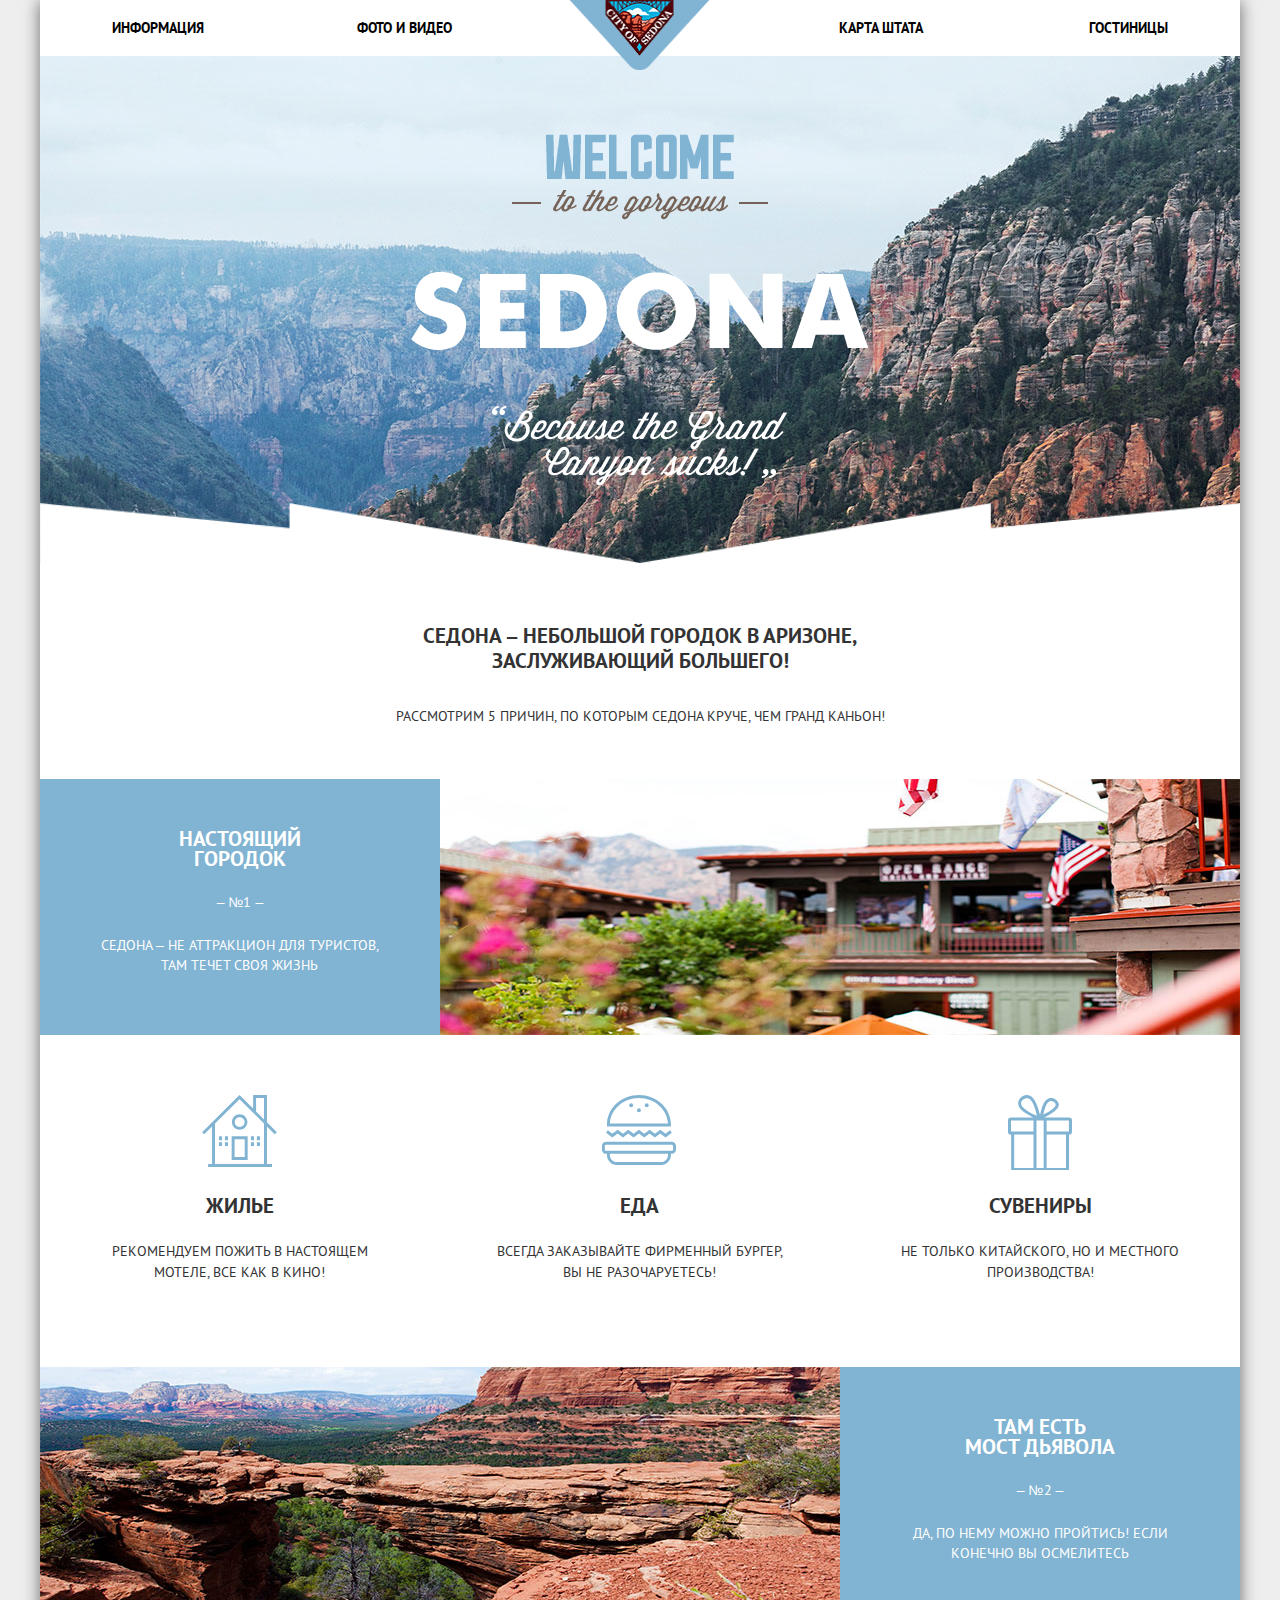
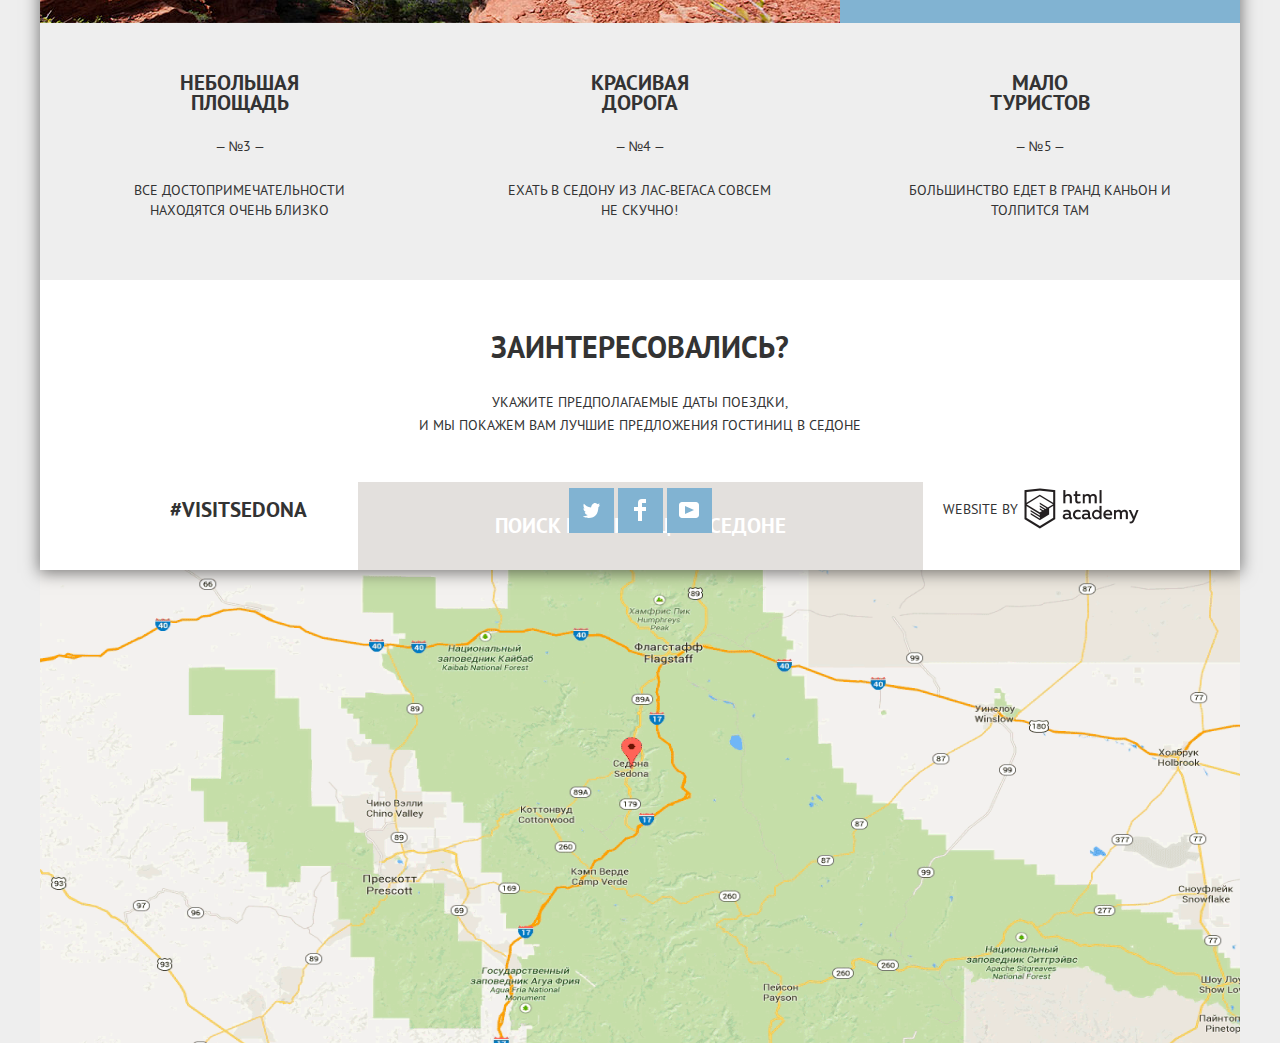
<file: index.html>
<!DOCTYPE html>
<html lang="ru">
  <head>
    <meta charset="utf-8">
    <title>HTML Academy: Седона</title>
    <link href="css/normalize.css" rel="stylesheet">
    <link href="css/style-min.css" rel="stylesheet">
  </head>
  <body>

    <header class="main-header">
      <nav class="main-navigation">
        <a class="main-header-logo">
          <img src="img/logo-sedona.png" width="140" height="70" alt="Логотип City of Sedona">
        </a>
        <ul class="site-navigation">
          <li><a href="#info">Информация</a></li>
          <li><a href="library.html">Фото и Видео</a></li>
          <li><a href="#map">Карта Штата</a></li>
          <li><a href="hotels.html">Гостиницы</a></li>
        </ul>
      </nav>
    </header>

    <main class="container">
      <h1 class="visually-hidden">Город Седона</h1>
      <div class="mountains">
        <div class="text">
          <div class="frame"></div>
        </div>
      </div>

      <div class="welcome">
        <h2 class="visually-hidden" id="info">Преимущества поездки в Седону</h2>
        <p class="welcome-promo">Седона – небольшой городок в Аризоне,<br>заслуживающий большего!</p>
        <p class="welcome-text">Рассмотрим 5 причин, по которым Седона круче, чем Гранд Каньон!</p>
      </div>

      <section class="features-ill">
        <div class="feature">
          <h3>Настоящий<br>городок</h3>
          <span class="number">– №1 –</span>
          <p>Седона – не аттракцион для туристов,<br>там течет своя жизнь</p>
        </div>
        <div class="illustration-1">
        </div>
      </section>

      <section class="services">
        <ul class="service-navigator">
          <li class="service-item">
            <h3 class="housing">Жилье</h3>
            <p>Рекомендуем пожить в настоящем мотеле, все как в кино!</p>
          </li>
          <li class="service-item">
            <h3 class="food">Еда</h3>
            <p>Всегда заказывайте фирменный бургер, вы не разочаруетесь!</p>
          </li>
          <li class="service-item">
            <h3 class="souvenirs">Сувениры</h3>
            <p>Не только китайского, но и местного производства!</p>
          </li>
        </ul>
      </section>

      <section class="features-ill reverse">
        <div class="feature">
          <h3>Там есть<br>Мост Дьявола</h3>
          <span class="number">– №2 –</span>
          <p>Да, по нему можно пройтись! Если конечно вы осмелитесь</p>
        </div>
        <div class="illustration-2">
        </div>
      </section>

      <section class="features">
        <ul class="features-list">
          <li class="feature">
            <h3>Небольшая<br>площадь</h3>
            <span class="number">– №3 –</span>
            <p>Все достопримечательности<br>находятся очень близко</p>
          </li>
          <li class="feature">
            <h3>Красивая<br>дорога</h3>
            <span class="number">– №4 –</span>
            <p>Ехать в Седону из Лас-Вегаса совсем<br>не скучно!</p>
          </li>
          <li class="feature">
            <h3>Мало<br>туристов</h3>
            <span class="number">– №5 –</span>
            <p>Большинство едет в Гранд Каньон и толпится там</p>
          </li>
        </ul>
      </section>

      <div>
        <p class="question">Заинтересовались?</p>
        <p class="instruction">Укажите предполагаемые даты поездки, <br>
          и мы покажем вам лучшие предложения гостиниц в Седоне</p>
      </div>

      <section class="form">
        <h2 class="form-title"> <a href="#">Поиск гостиницы в Седоне</a></h2>
        <form class="hotel-search" action="echo.htmlacademy.ru" method="post">
          <div class="date in">
            <label for="date-in">Дата заезда:</label>
            <input id="date-in" type="text" placeholder="  24 апреля 2017  " required>
            <div class="calendar"></div>
          </div>
          <div class="date out">
            <label for="date-out">Дата выезда:</label>
            <input id="date-out" type="text" placeholder="  4 июля 2017  " required>
            <div class="calendar"></div>
          </div>

          <div class="guests">
            <label for="counter-adults">Взрослые:</label>
            <div class="counter">
              <input class="counter-down" type="button" value="-">
              <input id="counter-adults" type="text" value="2" size="1">
              <input class="counter-up" type="button" value="+">
            </div>
            <label for="counter-children">Дети:</label>
            <div class="counter">
              <input class="counter-down" type="button" value="-">
              <input id="counter-children" type="text" value="0" size="1">
              <input class="counter-up" type="button" value="+">
            </div>
          </div>
          <button class="search-button" type="submit">Найти</button>
        </form>
      </section>

      <section id="map">
        <h2 class="visually-hidden">Карта Штата</h2>
        <div class="maps">
          <script type="text/javascript" charset="utf-8" async src="https://api-maps.yandex.ru/services/constructor/1.0/js/?um=constructor%3A6a32f1955044c7e50a5943430f5002ccf4c08bfa17246fdbff2a3275a68abd40&amp;width=100%25&amp;height=593&amp;lang=ru_RU&amp;scroll=true"></script>
        <img class="img-map" src="img/map-index.png" width="1200" height="593" alt="Карта Штата">
        </div>
      </section>
    </main>

    <footer class="main-footer">
      <p class="hashtag">#visitsedona</p>

      <div>
        <a class="social" href="#"><span class="twitter"></span></a>
        <a class="social" href="#"><span class="facebook"></span></a>
        <a class="social" href="#"><span class="youtube"></span></a>
      </div>

      <p class="copyright">Website by
        <a class="design" href="https://htmlacademy.ru/intensive/htmlcss">
        </a>
      </p>
    </footer>
    <script src="js/index-min.js"></script>
  </body>
</html>
</file>
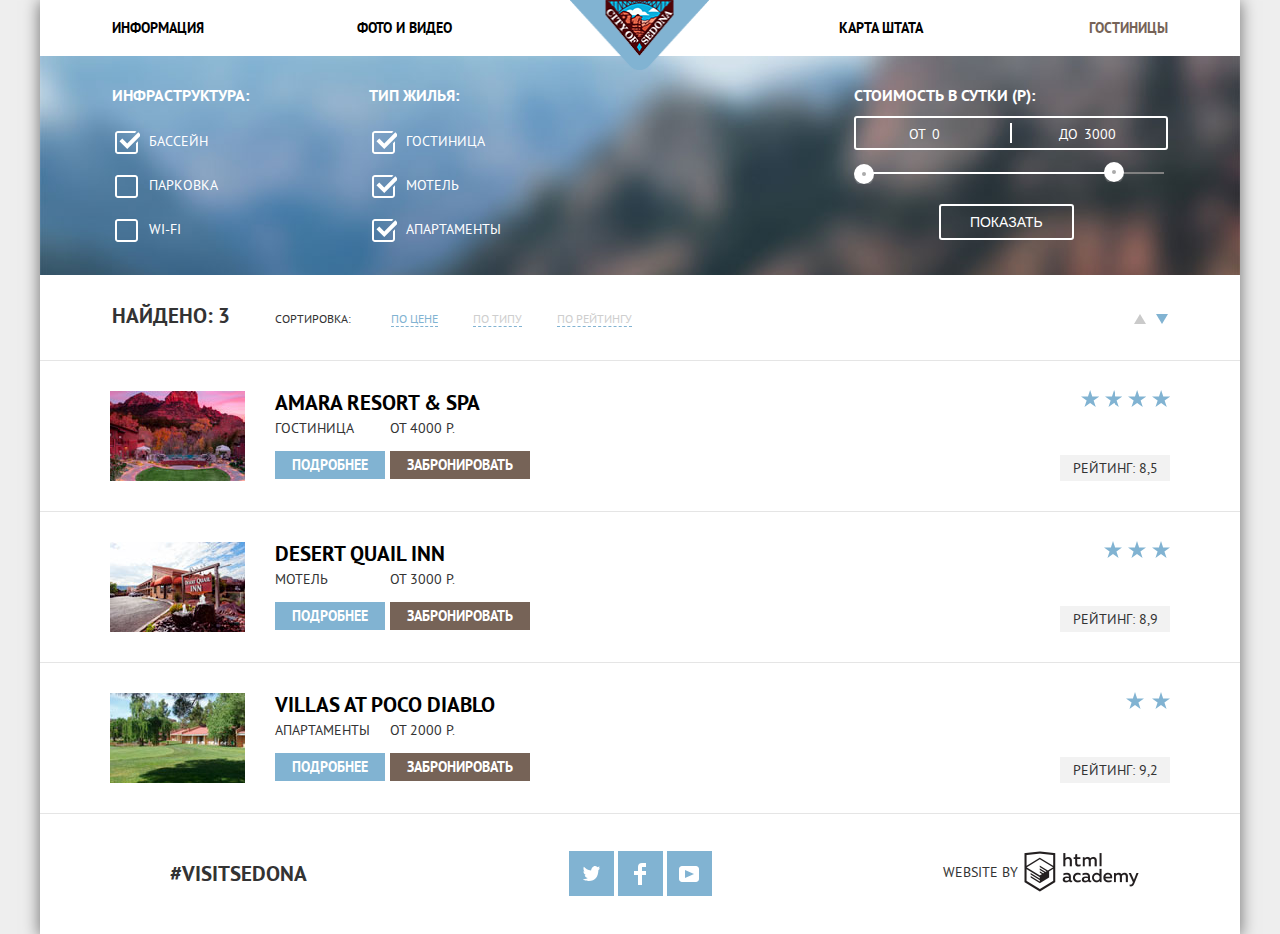
<file: hotels.html>
<!DOCTYPE html>
<html lang="ru">

  <head>
    <meta charset="utf-8">
    <title>HTML Academy: Седона</title>
    <link href="css/normalize.css" rel="stylesheet">
    <link href="css/style-min.css" rel="stylesheet">
  </head>

  <body>

    <header class="main-header">
      <nav class="main-navigation">
        <a class="main-header-logo" href="index.html">
          <img src="img/logo-sedona.png" width="140" height="70" alt="Логотип City of Sedona">
        </a>
        <ul class="site-navigation">
          <li><a href="index.html#info">Информация</a></li>
          <li><a href="library.html">Фото и Видео</a></li>
          <li><a href="index.html#map">Карта Штата</a></li>
          <li><a class="visited" href="hotels.html">Гостиницы</a></li>
        </ul>
      </nav>
    </header>

    <main class="container">
      <h1 class="visually-hidden">Поиск размещения</h1>
      <section>
        <h2 class="visually-hidden">Критерии поиска</h2>

        <form class="search-form" action="/echo" method="post">
          <ul class="settings">
            <li class="filter"><b>Инфраструктура:</b>
              <ul>
                <li class="filter-option"><input class="checkbox" type="checkbox" id="infr1" name="pool" value="pool" checked><label for="infr1"> Бассейн</label></li>
                <li class="filter-option"><input class="checkbox" type="checkbox" id="infr2" name="parking" value="parking"><label for="infr2"> Парковка</label></li>
                <li class="filter-option"><input class="checkbox" type="checkbox" id="infr3" name="wi-fi" value="wi-fi"><label for="infr3"> Wi-Fi</label></li>
              </ul>
            </li>
            <li class="filter"><b>Тип жилья:</b>
              <ul>
                <li class="filter-option"><input class="checkbox" type="checkbox" id="type1" name="hotel" value="hotel" checked><label for="type1"> Гостиница</label></li>
                <li class="filter-option"><input class="checkbox" type="checkbox" id="type2" name="motel" value="motel" checked><label for="type2"> Мотель</label></li>
                <li class="filter-option"><input class="checkbox" type="checkbox" id="type3" name="apartments" value="apartments" checked><label for="type3"> Апартаменты</label></li>
              </ul>
            </li>
            <li class="filter"><b>Стоимость в сутки (Р):</b>
              <div class="price-range">
                <div class="from">
                  <label for="price-range-from">От</label>
                  <input id="price-range-from" type="number" min="0" max="3000" step="100" value="0">
                </div>
                <div class="to">
                  <label for="price-range-to">До</label>
                  <input id="price-range-to" type="number" min="0" max="3000" step="100" value="3000">
                </div>
              </div>
              <div class="range">
                <div class="left handle">
                </div>
                <div class="filled-range"></div>
                <div class="right handle">
                </div>
              </div>
              <button class="results-btn" type="submit">Показать</button>
            </li>
          </ul>
        </form>
      </section>

      <section>
        <h2 class="visually-hidden">Результаты поиска</h2>
        <div class="results">
          <p class="results-title">Найдено:<output name="results-number" id="results-number"> 3</output></p>
          <p class="sorting">Сортировка:</p>

          <ul class="sorting-list">
            <li><a class="active" href="pricing.hotels.html">По цене</a></li>
            <li><a href="housing.hotels.html">По типу</a></li>
            <li><a href="ranking.hotels.html">По рейтингу</a></li>
          </ul>

          <div class="sorting-controls">
            <a class="sorting-up" href="#"></a>
            <a class="sorting-down on" href="#"></a>
          </div>
        </div>

        <ul class="sorting-item">

          <li class="item">
            <img class="hotel-photo" src="img/amararesortspa.jpg" width="135" height="90" alt="Изображение Amara Resort & SPA">
            <div class="hotel-description">
              <a class="item-title" href="Amara-Resort-SPA.html">Amara Resort & SPA</a>
              <div class="reference">
                <div>
                  <p>Гостиница</p>
                  <a class="hotel-info" href="hotel-info.html">Подробнее</a>
                </div>
                <div>
                  <p>От 4000 Р.</p>
                  <a class="hotel-booking" href="hotel-book.html">Забронировать</a>
                </div>
              </div>
            </div>
            <div class="raiting four-stars">Рейтинг: 8,5</div>
          </li>

          <li class="item">
            <img class="hotel-photo"  src="img/desertquailinn-hotels.jpg" width="135" height="90" alt="Изображение Desert Quail Inn">
            <div class="hotel-description">
              <a class="item-title" href="Desert-Quail-Inn.html">Desert Quail Inn</a>
              <div class="reference">
                <div>
                  <p>Мотель</p>
                  <a class="hotel-info" href="hotel-info.html">Подробнее</a>
                </div>
                <div>
                  <p>От 3000 Р.</p>
                  <a class="hotel-booking" href="hotel-book.html">Забронировать</a>
                </div>
              </div>
            </div>
            <div class="raiting three-stars">Рейтинг: 8,9</div>
          </li>

          <li class="item">
            <img class="hotel-photo" src="img/villasatpocodiablo-hotels.jpg" width="135" height="90" alt="Изображение Villas at Poco Diablo">
            <div class="hotel-description">
              <a class="item-title" href="Villas-at-Poco-Diablo.html">Villas at Poco Diablo</a>
              <div class="reference">
                <div>
                  <p>Апартаменты</p>
                  <a class="hotel-info" href="hotel-info.html">Подробнее</a>
                </div>
                <div>
                  <p>От 2000 Р.</p>
                  <a class="hotel-booking" href="hotel-book.html">Забронировать</a>
                </div>
              </div>
            </div>
            <div class="raiting two-stars">Рейтинг: 9,2</div>
          </li>
        </ul>

      </section>
    </main>

    <footer class="main-footer">
      <p class="hashtag">#visitsedona</p>

      <div>
        <a class="social" href="#"><span class="twitter"></span></a>
        <a class="social" href="#"><span class="facebook"></span></a>
        <a class="social" href="#"><span class="youtube"></span></a>
      </div>

      <p class="copyright">Website by
        <a class="design" href="https://htmlacademy.ru/intensive/htmlcss">
        </a>
      </p>
    </footer>
  </body>
</html>
</file>
<file: css/style-min.css>
@font-face{font-family:"PT Sans";src:url(../fonts/ptsans.woff2) format("woff2");font-weight:400;font-style:normal}@font-face{font-family:"PT Sans";src:url(../fonts/ptsansbold.woff2) format("woff2");font-weight:700;font-style:normal}html{background-color:#eee}body{margin:0 auto;padding:0;max-width:1200px;min-width:768px;text-align:center;background-color:#fff;box-shadow:0 2px 15px 1px rgba(0,0,0,.5);font-family:"PT Sans","Arial",sans-serif;font-size:14px;color:#333;text-transform:uppercase}a{text-decoration:none;color:#000}.visually-hidden{display:none}.maps{position:relative;margin-bottom:-120px}.img-map{z-index:-1;position:absolute;top:0;left:0;max-width:100%}.main-header-logo,.main-navigation{padding:0;margin:0 auto}.main-navigation ul{display:flex;justify-content:space-between;padding:0;margin:-58px 6% 20px;list-style:none}.site-navigation li{margin-top:5px;width:20%;font-weight:700}.site-navigation li:first-child,.site-navigation li:nth-child(2){text-align:left}.site-navigation li:nth-child(2){margin-right:55px}.site-navigation li:nth-child(3){margin-left:55px}.site-navigation li:last-child,.site-navigation li:nth-child(3){text-align:right}.site-navigation a:hover{color:#81b3d2}.site-navigation a:active{color:#cecece}.visited{color:#766357}.main-footer{position:relative;z-index:10;display:flex;justify-content:space-between;align-items:center;height:120px;margin:0 auto;padding:0;background-color:rgba(255,255,255,.8)}.hashtag{width:33%;vertical-align:middle;text-align:center;font-size:21px;font-weight:700}.main-footer div{display:flex}.social{margin:0 2px;width:45px;height:45px;background-color:#81b3d2}.social:hover{background-color:#669ec0}.social:active{background-color:#5496bd}.social span:active{opacity:.3}.facebook,.twitter,.youtube{display:block;width:45px;height:45px;background-image:url(../img/twitter.svg);background-repeat:no-repeat;background-position:center}.facebook,.youtube{background-image:url(../img/fb-icon.svg)}.youtube{background-image:url(../img/youtube.svg)}.copyright{display:inline-block;align-items:middle;width:33%;white-space:nowrap}.design,.design:active{display:inline-block;width:120px;height:45px;vertical-align:middle}.design,.design:active,.design:hover{background-image:url(../img/logo-htmlacademy.png);background-repeat:no-repeat;background-size:auto;background-position:50% 0}.design:active,.design:hover{background-position:50% 53%}.design:active{background-position:50% 104%}.mountains{height:507px;margin:0 auto;background-image:url(../img/background-index.jpg);background-position:top;background-size:cover}.frame,.mountains,.text{width:100%;background-repeat:no-repeat}.text{background-image:url(../img/text-index.png);position:relative;height:507px;margin:0 auto;background-position:center}.frame{position:absolute;bottom:0;height:60px;margin:0;background:url(../img/frame-index.png);background-position:bottom;background-size:100% 60px}.welcome-promo{margin:60px 0 35px;line-height:25px;font-size:21px;font-weight:700}.welcome-text{margin-bottom:55px}.feature h3,.service-item h3{text-align:center;font-size:21px;font-weight:700}.feature h3{line-height:20px;margin:0}.service-item h3{margin:30px auto 25px}.features-ill{margin:0;display:flex;box-sizing:border-box;background-color:#81b3d2;color:#fff}.reverse{display:flex;flex-direction:row-reverse}.feature,.service-item{margin:0;padding:50px 40px 60px;box-sizing:border-box;width:33.33%}.feature p{margin:0;padding:0;line-height:20px}.service-item{position:relative;padding:30px 50px 70px;line-height:21px}.features{margin:0;background-color:#eee}.number{display:block;margin:25px 0}.features-list,.service-navigator{margin:0;padding:0;display:flex;justify-content:space-between;list-style:none}.food::before,.housing::before,.souvenirs::before{content:"";display:block;margin:20px auto 25px;width:75px;height:75px;background-image:url(../img/icon-1.svg);background-repeat:no-repeat}.food::before,.souvenirs::before{background-image:url(../img/icon-3.svg)}.souvenirs::before{width:65px;background-image:url(../img/icon-2.svg)}.illustration-1,.illustration-2{width:66.66%;background-color:#81b3d2;background-image:url(../img/sedonacity-index.jpg);background-position:center;background-repeat:no-repeat;background-size:cover}.illustration-2{background-image:url(../img/devilroad-index.jpg)}.question{margin-top:50px;margin-bottom:27px;font-size:30px;text-align:center;font-weight:700}.instruction{line-height:23px}.form{margin:45px auto 0}.form-title,.hotel-search{margin:0 auto;width:565px;box-sizing:border-box}.form-title{font-size:21px;font-weight:700;padding:32px;background-color:#766357;text-align:center}.form-title a{color:#fff}.form-title a:active{color:rgba(255,225,225,.5)}.form-title:hover{background-color:#604e43}.form-title:active{background-color:#503e33}.hotel-search{z-index:10;position:absolute;display:flex;flex-direction:column;right:0;left:0;padding:52px 52px 60px;background-color:#fff;box-shadow:0 2px 15px 1px rgba(0,0,0,.5);text-align:left;font:inherit}.date{position:relative;display:flex;align-items:baseline;margin-bottom:25px;padding:0}.date input{margin-left:auto;padding:0;width:340px;height:35px;background-color:#f2f2f2;border:3px solid #f2f2f2}.date input:hover{background-color:#ebebeb;border:3px solid #ebebeb}.date input:focus{background:0 0;border:3px solid #ebebeb}.form input[type=text]{font-weight:700;text-transform:uppercase;font-family:inherit}.form label{margin-left:0;text-align:left;font-weight:700}.guests label:last-of-type{margin-left:20px}.calendar,.calendar:active,.calendar:hover{display:block;width:25px;height:25px;background-image:url(../img/calendar.png);background-repeat:no-repeat}.calendar{position:absolute;top:10px;right:10px;background-position:top}.calendar:active,.calendar:hover{background-position:50% 53%}.calendar:active{background-position:50% 104%}.guests{display:flex;margin-top:5px;margin-bottom:55px;padding:0;align-items:baseline}.counter input{padding:0;width:38px;height:40px;background-color:#f2f2f2;text-align:center;border:0;border-radius:0;font-size:14px;font-weight:700}.counter{display:flex;flex-grow:1;font-size:0}.counter:first-of-type{margin-left:45px;justify-content:flex-start}.counter:last-of-type{justify-content:flex-end}.counter-down,.counter-up{color:#cacaca}.counter-down:hover,.counter-up:hover{color:#000}.counter-down:active,.counter-up:active{color:#81b3d2}.search-button{margin:0;padding:15px;width:460px;text-align:center;vertical-align:middle;border:0;border-radius:0;font-size:21px;font-weight:700;text-transform:uppercase;color:#fff}.search-button,.search-button:hover{background-color:#81b3d2}.search-button:active{background-color:#5496bd;color:rgba(255,255,255,.5)}.search-form{max-width:1200px;min-width:768px;margin:0;padding:0;background:url(../img/background-hotes.jpg) no-repeat;background-position:top;background-size:cover;color:#fff}.settings{display:flex;margin:0;padding:0;list-style:none;font-size:16px}.filter{margin-left:6%;margin-top:30px;margin-bottom:10px;padding:0;text-align:left}.filter b{font-weight:700}.filter ul{padding:0;list-style:none}.filter:nth-of-type(2){margin-left:10%}.filter:last-child{margin-left:auto;margin-right:6%}.filter-option{margin:28px auto;padding-left:15px;font-size:14px;font-weight:400}.checkbox{opacity:0}.filter label{position:relative;margin:0;padding-left:5px;padding-top:2px}input[type=checkbox]+label::before{position:absolute;top:0;left:-25px;content:"";display:block;width:25px;height:25px;background-image:url(../img/checkbox-off.svg);background-repeat:no-repeat;background-position:left}input[type=checkbox]:disabled+label::before{opacity:.5}input[type=checkbox]:checked+label::before{position:absolute;top:0;left:-25px;content:"";display:block;width:25px;height:25px;background-image:url(../img/checkbox-on.svg);background-repeat:no-repeat;background-position:left}input[type=checkbox]:checked:disabled+label::before{opacity:.5}.price-range{margin:11px 0;padding:5px;width:300px;display:flex;border:2px solid #fff;border-radius:3px}.price-range input,.price-range label{vertical-align:middle;font-size:14px;font-weight:400}.price-range input{background-color:transparent;border:0;text-align:left;font-family:inherit;color:inherit}.price-range label{padding-left:30px}.price-range div{width:50%;text-align:center}.from{border-right:2px solid #fff}.range{position:relative;margin:22px 0;border-bottom:2px solid gray;width:310px;cursor:pointer}.handle{display:inline-block;vertical-align:top;width:20px;height:20px;background-image:url(../img/filter-button.svg);background-repeat:no-repeat}.handle:hover{transform:scale(1.1)}.left,.right{position:absolute;top:-8px}.right{top:-10px;right:40px}.filled-range{position:absolute;left:15px;border-bottom:2px solid #fff;width:250px}.results-btn{display:block;margin:30px 27% 15px;padding:8px;width:135px;border:2px solid #fff;border-radius:3px;background-color:transparent;color:inherit;font-size:14px;text-transform:uppercase}.results-btn:hover{background-color:#fff;color:#333}.results{margin:23px 6% 20px;display:flex;flex-direction:row;align-items:baseline}.sorting{margin-left:45px;font-size:12px}.sorting-list{margin-left:5px;display:flex;padding:0;list-style:none}.sorting-list li{margin-left:35px;font-size:12px}.item-title,.results-title{margin:0;font-size:21px;font-weight:700}.sorting-controls{display:flex;margin-left:auto;align-self:center}.sorting-up{margin-right:10px;width:0;height:0;border-left:6px solid transparent;border-right:6px solid transparent;border-bottom:10px solid #cacaca}.sorting-list a,.sorting-list a:hover{border-bottom:1px dashed #81b3d2;color:#cecece}.sorting-list a:hover{color:#81b3d2}.sorting-list a:active{color:#000}.sorting-list:first-of-type .active{color:#81b3d2}.sorting-up:hover{border-bottom:10px solid #000}.sorting-up:active{border-bottom:10px solid #81b3d2}.sorting-down{width:0;height:0;border-top:10px solid #cacaca;border-left:6px solid transparent;border-right:6px solid transparent}.sorting-down:hover{border-top:10px solid #000}.on,.sorting-down:active{border-top:10px solid #81b3d2}.item,.sorting-item{margin:0;padding:0}.item{display:flex;padding:30px 70px;border-top:1px solid #e5e5e5}.item:last-child{border-bottom:1px solid #e5e5e5}.hotel-photo{margin:0;align-self:flex-start}.hotel-description{flex-grow:1;margin-left:30px;padding:0;text-align:left}.item p{margin:5px auto 20px;padding:0}.reference{display:flex;flex-direction:row}.reference,.reference div{margin-right:5px}.item-title:hover{color:#81b3d2}.item-title:active{color:#cecece}.hotel-booking,.hotel-info{padding:5px 17px;text-align:center;vertical-align:middle;background-color:#81b3d2;font-weight:700;color:#fff}.hotel-info:hover{background-color:#669ec0}.hotel-info:active{background-color:#5496bd;color:rgba(255,225,225,.5)}.hotel-booking{background-color:#766357;font-size:14px}.hotel-booking:hover{background-color:#604e43}.hotel-booking:active{background-color:#503e33;color:rgba(255,225,225,.5)}.raiting{position:relative;width:100px;padding:5px;align-self:flex-end;background-color:#f2f2f2}.four-stars::before,.three-stars::before,.two-stars::before{position:absolute;top:-65px;right:0;content:"";display:block;margin-left:auto;width:89px;height:18px;background-image:url(../img/star.svg);background-repeat:space}.three-stars::before,.two-stars::before{width:66px}.two-stars::before{width:44px}.modal{display:none}
</file>
